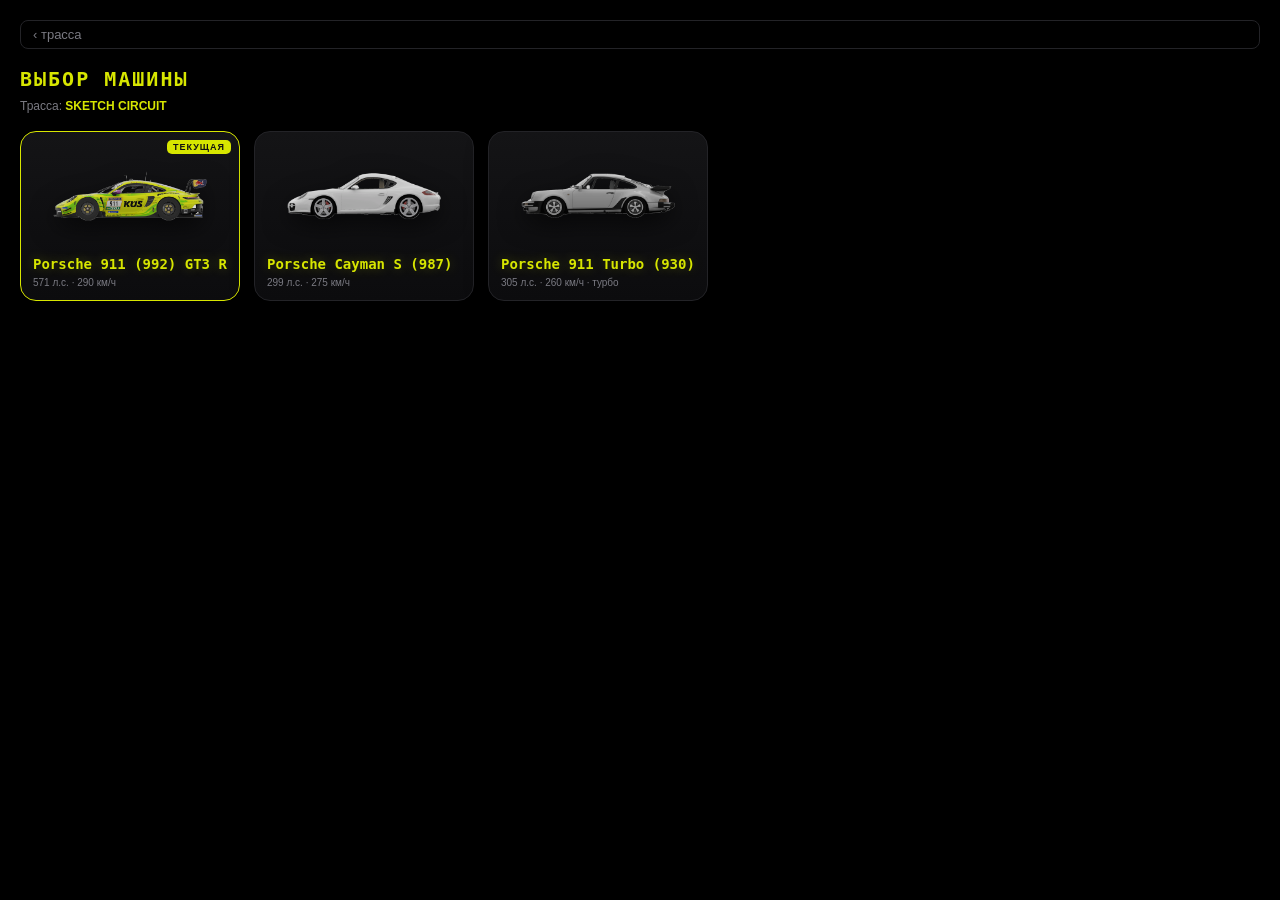
<file: car-select.html>
<!DOCTYPE html>
<html lang="ru">
<head>
<meta charset="UTF-8">
<meta name="viewport" content="width=device-width, initial-scale=1, maximum-scale=1, user-scalable=no, viewport-fit=cover">
<meta name="theme-color" content="#0a0a0c">
<title>GT3 RACER — Выбор машины</title>
<link rel="stylesheet" href="menu.css">
<style>
  #pageRoot{display:flex;flex-direction:column;}
  #carGrid{display:flex;gap:14px;flex-wrap:wrap;margin-top:4px;}
  .carTile{position:relative;overflow:hidden;border-radius:16px;border:1px solid var(--panel-edge);
    background:linear-gradient(180deg,#141416,#0c0c0e);text-decoration:none;color:var(--text);
    width:220px;height:170px;display:flex;flex-direction:column;justify-content:flex-end;padding:12px;
    box-shadow:0 8px 22px rgba(0,0,0,.45);transition:transform .12s ease, filter .12s ease;}
  .carTile:active{transform:scale(0.97);filter:brightness(1.08);}
  .carTile img{position:absolute;left:50%;top:38%;transform:translate(-50%,-50%);
    max-width:70%;max-height:60%;object-fit:contain;filter:drop-shadow(0 8px 12px rgba(0,0,0,.6));}
  .carTile .info{position:relative;z-index:2;}
  .carTile .cName{font-family:"SF Mono","Consolas",monospace;font-weight:800;font-size:14px;
    color:var(--grello);text-shadow:0 0 12px rgba(215,230,0,.3);line-height:1.3;}
  .carTile .cMeta{font-size:10px;color:var(--text-dim);margin-top:4px;}
  .carTile.current{border-color:var(--grello);}
  .currentBadge{position:absolute;top:8px;right:8px;z-index:2;font-size:9px;letter-spacing:1px;
    color:#111;background:var(--grello);border-radius:5px;padding:2px 6px;font-weight:700;}
  #chosenTrackLine{font-size:12px;color:var(--text-dim);margin:-10px 0 14px;}
  #chosenTrackLine b{color:var(--grello);}
</style>
</head>
<body class="pageFade">
<div id="pageRoot">
  <a href="track-select.html" class="backLink" data-nav>‹ трасса</a>
  <h1>ВЫБОР МАШИНЫ</h1>
  <div class="tMetaLine" id="chosenTrackLine"></div>
  <div id="carGrid"></div>
</div>
<script src="track.js"></script>
<script src="cars.js"></script>
<script src="car-select.js"></script>
<script src="menu-nav.js"></script>
<script src="transitions.js"></script>
</body>
</html>
</file>
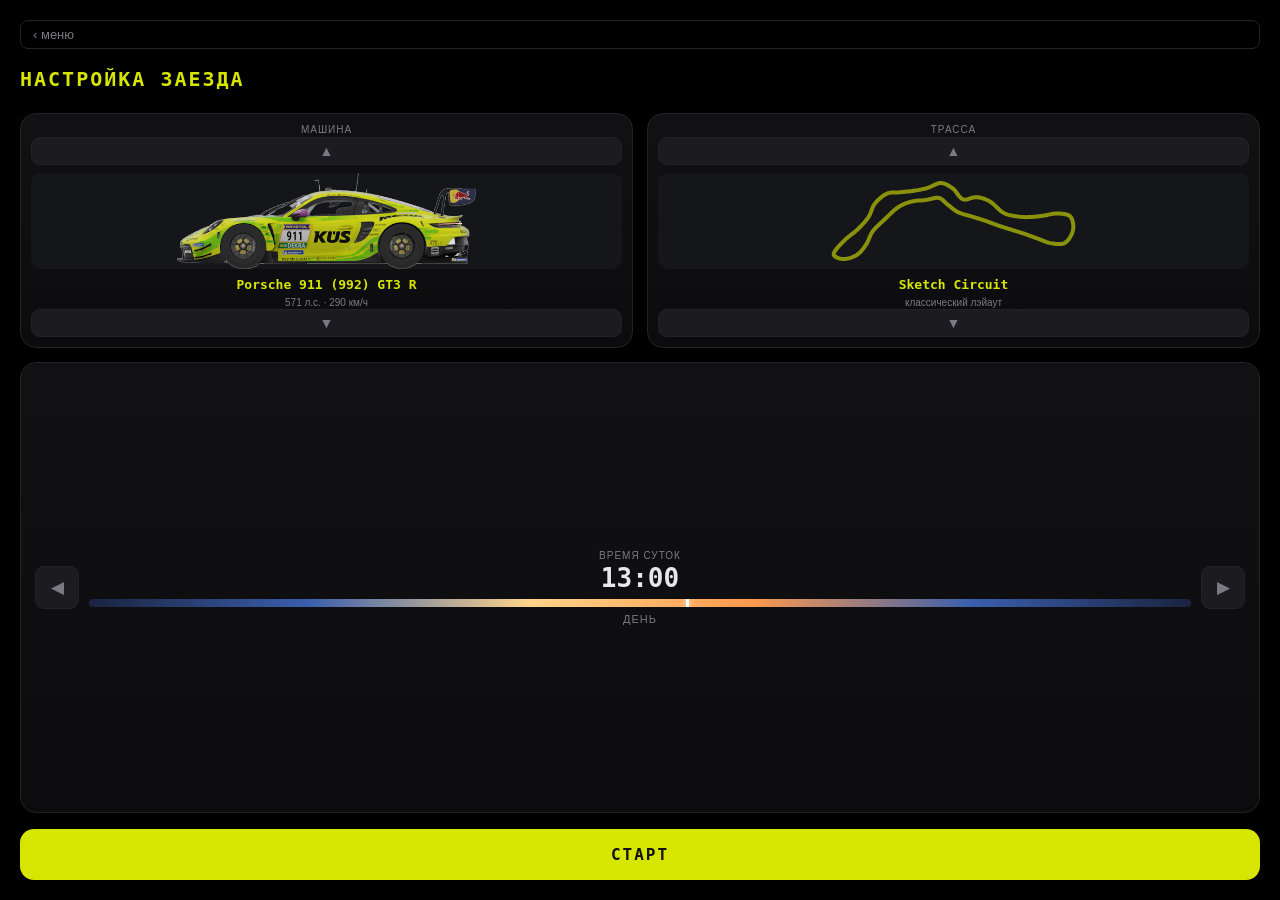
<file: drive-setup.html>
<!DOCTYPE html>
<html lang="ru">
<head>
<meta charset="UTF-8">
<meta name="viewport" content="width=device-width, initial-scale=1, maximum-scale=1, user-scalable=no, viewport-fit=cover">
<meta name="theme-color" content="#0a0a0c">
<title>GT3 RACER — Настройка заезда</title>
<link rel="stylesheet" href="menu.css">
<style>
  #pageRoot{display:flex;flex-direction:column;height:100%;}
  #setupGrid{display:flex;gap:14px;margin-top:4px;}
  .setupCard{position:relative;flex:1;background:linear-gradient(180deg,var(--panel),#0c0c0e);
    border:1px solid var(--panel-edge);border-radius:16px;padding:10px;
    display:flex;flex-direction:column;align-items:center;text-align:center;}
  .cycleBtn{pointer-events:auto;background:#1c1c20;border:1px solid var(--panel-edge);
    color:var(--text-dim);border-radius:9px;font-size:14px;line-height:1;
    width:100%;padding:6px 0;}
  .cycleBtn:active{color:var(--grello);border-color:var(--grello);}
  .setupThumbWrap{position:relative;width:100%;height:96px;margin:8px 0;
    border-radius:10px;overflow:hidden;background:#15161a;}
  .setupThumbWrap canvas, .setupThumbWrap img{position:absolute;inset:0;width:100%;height:100%;object-fit:contain;}
  .setupName{font-family:"SF Mono","Consolas",monospace;font-weight:800;font-size:13px;
    color:var(--grello);line-height:1.3;}
  .setupMeta{font-size:10px;color:var(--text-dim);margin-top:3px;min-height:12px;}
  .setupLabel{font-size:10px;letter-spacing:1px;color:var(--text-dim);margin-bottom:2px;}

  #timeCard{margin-top:14px;flex-direction:row;align-items:center;gap:10px;padding:12px 14px;}
  #timeCard .cycleBtn{width:44px;flex-shrink:0;padding:12px 0;font-size:17px;}
  #timeDisplay{flex:1;}
  #timeBig{font-family:"SF Mono","Consolas",monospace;font-weight:800;font-size:26px;color:var(--text);}
  #timeSkyPreview{height:8px;border-radius:4px;margin:6px 0;
    background:linear-gradient(90deg,#1a2340,#3a5fae,#ffd58a,#ff9a4d,#3a5fae,#1a2340);
    position:relative;overflow:hidden;}
  #timeSkyMarker{position:absolute;top:-2px;width:3px;height:12px;background:#fff;border-radius:2px;
    box-shadow:0 0 6px rgba(255,255,255,.8);}
  #timeLabel{font-size:11px;color:var(--text-dim);letter-spacing:1px;}

  #startBtn{display:block;margin-top:16px;padding:16px;text-align:center;text-decoration:none;
    background:var(--grello);color:#111;font-family:"SF Mono","Consolas",monospace;font-weight:800;
    font-size:16px;letter-spacing:2px;border-radius:14px;}
  #startBtn:active{filter:brightness(1.1);}
</style>
</head>
<body class="pageFade">
<div id="pageRoot">
  <a href="index.html" class="backLink" data-nav>‹ меню</a>
  <h1>НАСТРОЙКА ЗАЕЗДА</h1>

  <div id="setupGrid">
    <div class="setupCard" id="carCard">
      <div class="setupLabel">МАШИНА</div>
      <button class="cycleBtn" id="carPrev" data-nav>▲</button>
      <div class="setupThumbWrap"><img id="carPhoto" alt=""></div>
      <div class="setupName" id="carName">—</div>
      <div class="setupMeta" id="carMeta">—</div>
      <button class="cycleBtn" id="carNext" data-nav>▼</button>
    </div>

    <div class="setupCard" id="trackCard">
      <div class="setupLabel">ТРАССА</div>
      <button class="cycleBtn" id="trackPrev" data-nav>▲</button>
      <div class="setupThumbWrap"><canvas id="trackThumb"></canvas></div>
      <div class="setupName" id="trackName">—</div>
      <div class="setupMeta" id="trackMeta">—</div>
      <button class="cycleBtn" id="trackNext" data-nav>▼</button>
    </div>
  </div>

  <div class="setupCard" id="timeCard">
    <button class="cycleBtn" id="timePrev" data-nav>◀</button>
    <div id="timeDisplay">
      <div class="setupLabel">ВРЕМЯ СУТОК</div>
      <div id="timeBig">13:00</div>
      <div id="timeSkyPreview"><div id="timeSkyMarker"></div></div>
      <div id="timeLabel">ДЕНЬ</div>
    </div>
    <button class="cycleBtn" id="timeNext" data-nav>▶</button>
  </div>

  <a href="#" id="startBtn" data-nav>СТАРТ</a>
</div>
<script src="daynight.js"></script>
<script src="track.js"></script>
<script src="cars.js"></script>
<script src="drive-setup.js"></script>
<script src="menu-nav.js"></script>
<script src="transitions.js"></script>
</body>
</html>
</file>
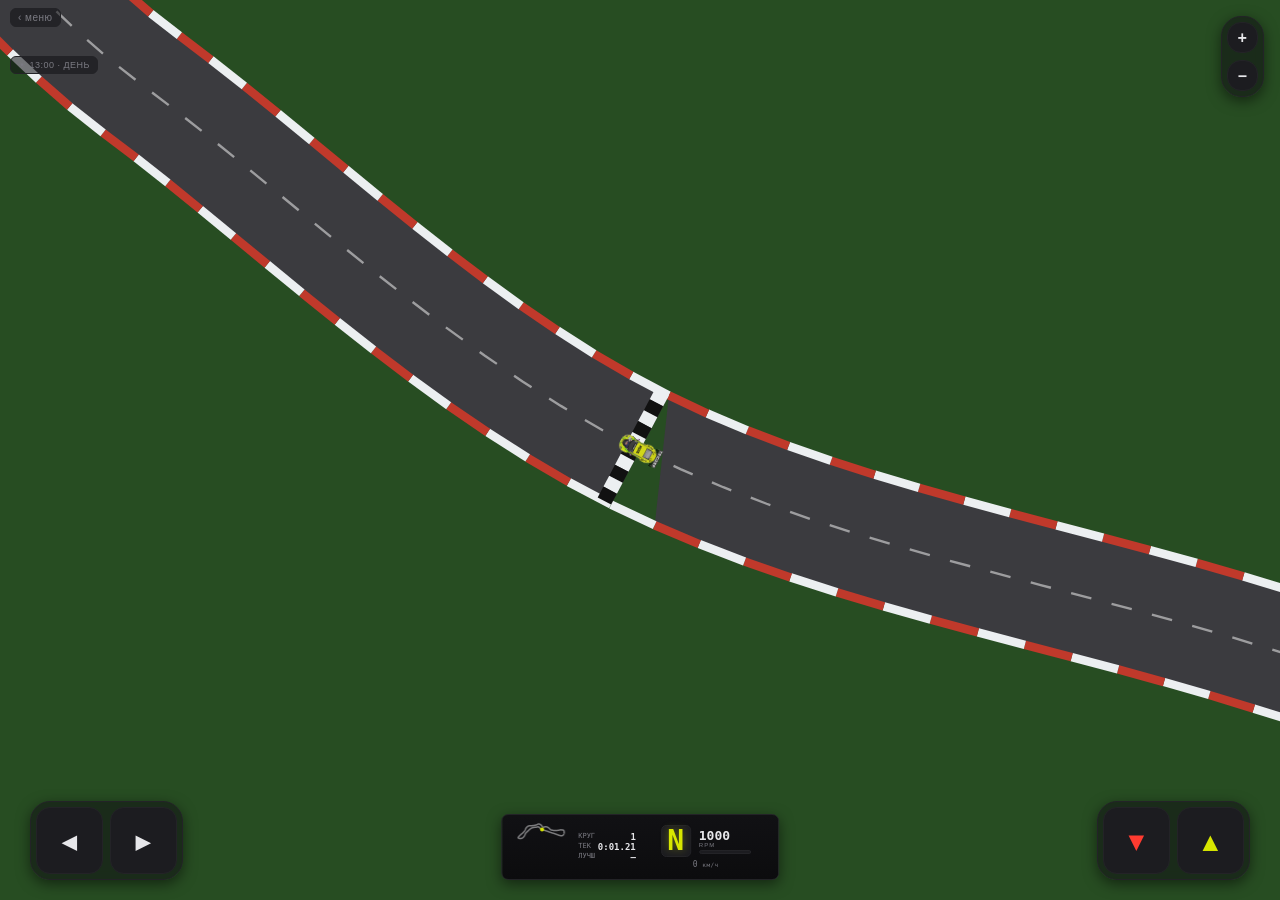
<file: race.html>
<!DOCTYPE html>
<html lang="ru">
<head>
<meta charset="UTF-8">
<meta name="viewport" content="width=device-width, initial-scale=1, maximum-scale=1, user-scalable=no, viewport-fit=cover">
<meta name="mobile-web-app-capable" content="yes">
<meta name="apple-mobile-web-app-capable" content="yes">
<meta name="apple-mobile-web-app-status-bar-style" content="black-translucent">
<meta name="apple-mobile-web-app-title" content="GT3 Racer">
<meta name="theme-color" content="#0a0a0c">
<link rel="manifest" href="manifest.json">
<link rel="apple-touch-icon" href="icons/icon-180.png">
<link rel="icon" href="icons/icon-192.png">
<title>GT3 RACER — Porsche 992 GT3 R Test</title>
<link rel="stylesheet" href="style.css">
</head>
<body class="pageFade">

<div id="loadingScreen">
  <div id="loadingPct">0%</div>
  <div id="loadingBarWrap"><div id="loadingBarFill"></div></div>
  <div id="loadingLabel">ЗАГРУЗКА...</div>
</div>

<canvas id="game"></canvas>

<a href="index.html" class="hud" id="backToMenu">‹ меню</a>

<div class="hud" id="padIndicator">🎮</div>
<div class="hud" id="timeIndicator"></div>

<!-- Подсказка повернуть телефон - игра рассчитана на альбомную ориентацию -->
<div id="rotateHint">
  <div class="rotateIcon">⟳</div>
  Поверните телефон горизонтально
</div>

<!-- Низ по центру: карта + время круга + передача/обороты/скорость - всё в одной панели -->
<div class="hud panel" id="bottomHud">
  <canvas id="minimap" width="54" height="54"></canvas>
  <div id="timing">
    <div class="row">КРУГ <b id="lapCount">1</b></div>
    <div class="row">ТЕК <b id="curLap">0:00.00</b></div>
    <div class="row">ЛУЧШ <b id="bestLap">—</b></div>
  </div>
  <div id="clusterGroup">
    <div id="clusterTop">
      <div id="gearBig">1</div>
      <div id="rpmBlock">
        <div id="rpmNum">1000</div>
        <div id="rpmLabel">RPM</div>
        <div id="rpmBar"><div id="rpmFill"></div></div>
      </div>
    </div>
    <div id="speedSmall">0<span> км/ч</span></div>
  </div>
</div>

<div class="hud" id="offtrack">СХОД С ТРАССЫ</div>
<div class="hud" id="pitWarn">ПРЕВЫШЕНИЕ СКОРОСТИ НА ПИТЛЕЙН</div>

<!-- Верх-право: зум -->
<div class="hud panel ctrlPanel" id="zoomCtrl">
  <button id="zoomIn" class="ctrlBtn">+</button>
  <button id="zoomOut" class="ctrlBtn">−</button>
</div>

<!-- Низ-лево: руль -->
<div class="hud panel ctrlPanel" id="steerCtrl">
  <button id="steerLeft" class="ctrlBtn big">◀</button>
  <button id="steerRight" class="ctrlBtn big">▶</button>
</div>

<!-- Низ-право: газ/тормоз -->
<div class="hud panel ctrlPanel" id="pedalCtrl">
  <button id="brakeBtn" class="ctrlBtn big warnBtn">▼</button>
  <button id="gasBtn" class="ctrlBtn big gasBtn">▲</button>
</div>

<script src="loading.js"></script>
<script src="daynight.js"></script>
<script src="track.js"></script>
<script src="cars.js"></script>
<script src="car.js"></script>
<script src="render.js"></script>
<script src="main.js"></script>
<script src="transitions.js"></script>
</body>
</html>
</file>
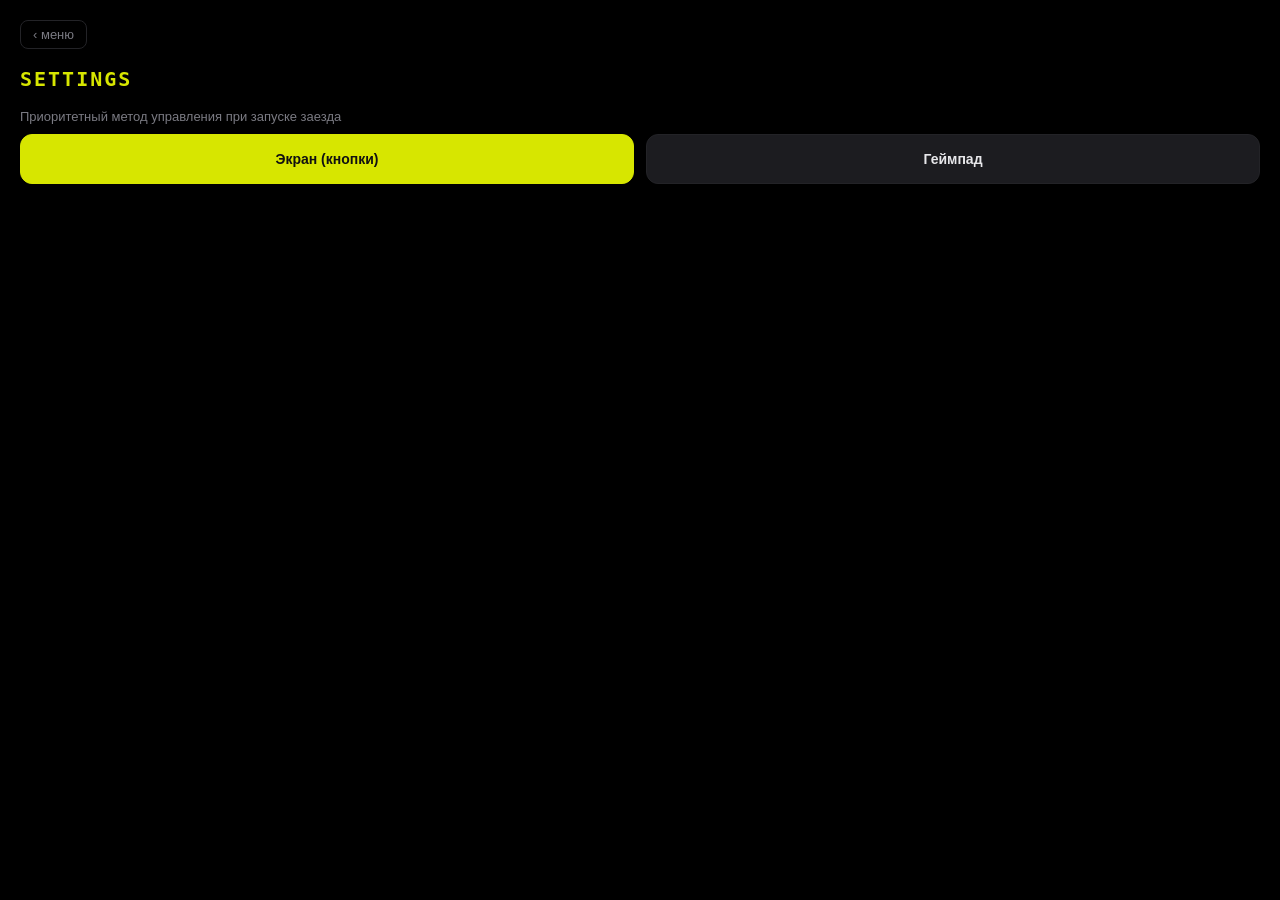
<file: settings.html>
<!DOCTYPE html>
<html lang="ru">
<head>
<meta charset="UTF-8">
<meta name="viewport" content="width=device-width, initial-scale=1, maximum-scale=1, user-scalable=no, viewport-fit=cover">
<meta name="theme-color" content="#0a0a0c">
<title>GT3 RACER — Настройки</title>
<link rel="stylesheet" href="menu.css">
</head>
<body class="pageFade">
<div id="pageRoot">
  <a href="index.html" class="backLink" data-nav>‹ меню</a>
  <h1>SETTINGS</h1>

  <div class="settingBlock">
    <div class="settingLabel">Приоритетный метод управления при запуске заезда</div>
    <div class="optionRow">
      <button class="optBtn" data-pref="touch" data-nav>Экран (кнопки)</button>
      <button class="optBtn" data-pref="gamepad" data-nav>Геймпад</button>
    </div>
  </div>
</div>
<script src="settings.js"></script>
<script src="menu-nav.js"></script>
<script src="transitions.js"></script>
</body>
</html>
</file>
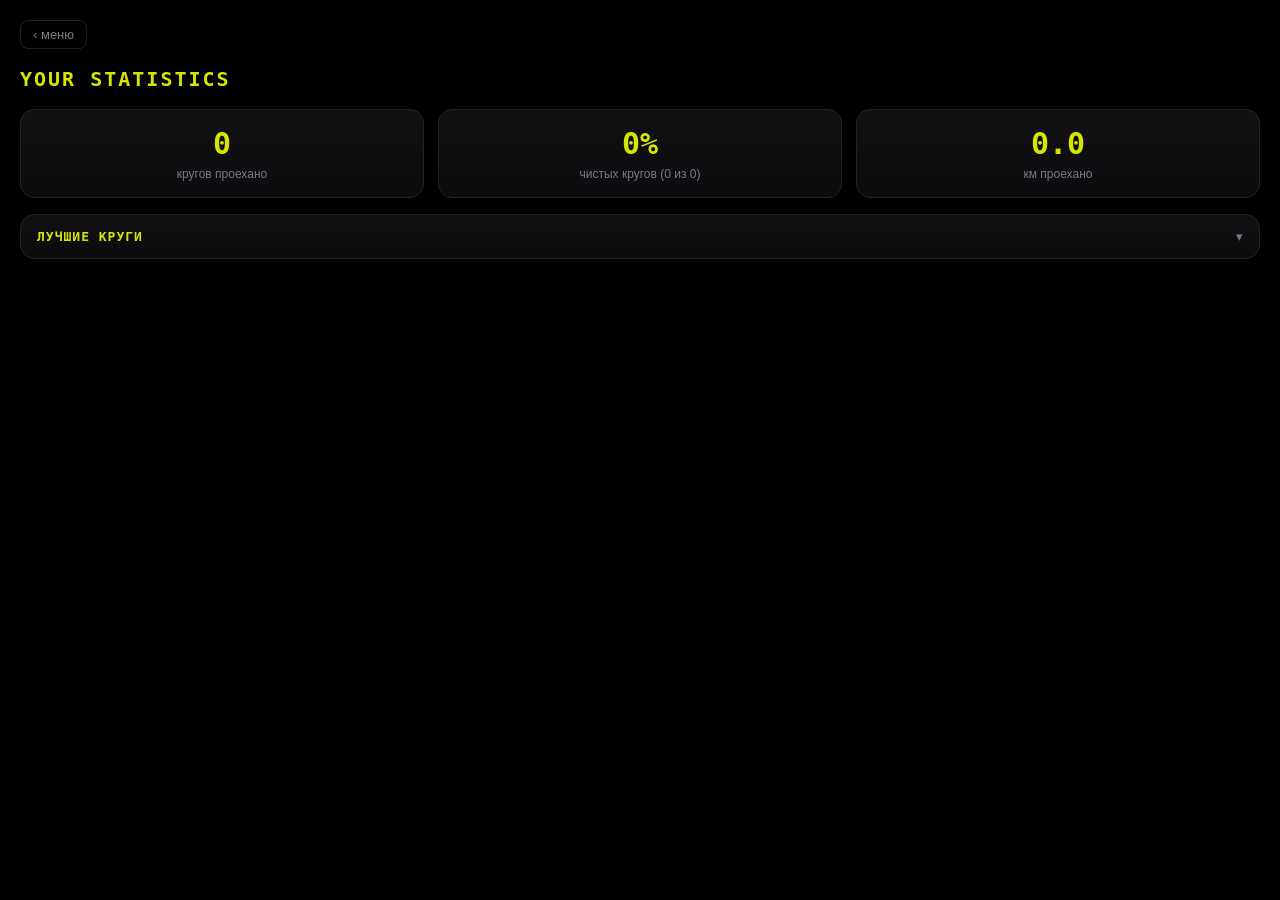
<file: stats.html>
<!DOCTYPE html>
<html lang="ru">
<head>
<meta charset="UTF-8">
<meta name="viewport" content="width=device-width, initial-scale=1, maximum-scale=1, user-scalable=no, viewport-fit=cover">
<meta name="theme-color" content="#0a0a0c">
<title>GT3 RACER — Статистика</title>
<link rel="stylesheet" href="menu.css">
<style>
  #bestLapsTab{margin-top:16px;border:1px solid var(--panel-edge);border-radius:14px;
    background:linear-gradient(180deg,var(--panel),#0c0c0e);overflow:hidden;}
  #bestLapsHead{display:flex;align-items:center;justify-content:space-between;
    padding:14px 16px;cursor:pointer;pointer-events:auto;border-radius:14px 14px 0 0;}
  #bestLapsHead .t{font-family:"SF Mono","Consolas",monospace;font-weight:800;
    font-size:13px;letter-spacing:1px;color:var(--grello);}
  #bestLapsHead .chev{color:var(--text-dim);transition:transform .25s ease;font-size:13px;}
  #bestLapsHead.open .chev{transform:rotate(180deg);}
  #bestLapsBody{max-height:0;overflow:hidden;transition:max-height .35s ease;}
  #bestLapsBody.open{max-height:1000px;}
  #bestLapsBody .inner{padding:0 16px 16px;}
  .trackGroup{margin-top:14px;}
  .trackGroup:first-child{margin-top:0;}
  .trackGroupName{font-size:11px;letter-spacing:1px;color:var(--text-dim);margin-bottom:6px;}
  .lapRow{display:flex;justify-content:space-between;align-items:center;
    padding:8px 10px;background:#1c1c20;border:1px solid var(--panel-edge);
    border-radius:8px;margin-bottom:6px;font-size:12px;}
  .lapRow .carName{color:var(--text);}
  .lapRow .lapTime{font-family:"SF Mono","Consolas",monospace;font-weight:700;color:var(--grello);}
  #bestLapsEmpty{font-size:12px;color:var(--text-dim);}
</style>
</head>
<body class="pageFade">
<div id="pageRoot">
  <a href="index.html" class="backLink" data-nav>‹ меню</a>
  <h1>YOUR STATISTICS</h1>
  <div class="statGrid">
    <div class="statCard">
      <div class="statVal" id="statLaps">0</div>
      <div class="statLbl">кругов проехано</div>
    </div>
    <div class="statCard">
      <div class="statVal" id="statClean">0%</div>
      <div class="statLbl">чистых кругов (без нарушений лимитов)</div>
    </div>
    <div class="statCard">
      <div class="statVal" id="statKm">0.0</div>
      <div class="statLbl">км проехано</div>
    </div>
  </div>

  <div id="bestLapsTab">
    <div id="bestLapsHead" data-nav>
      <span class="t">ЛУЧШИЕ КРУГИ</span>
      <span class="chev">▾</span>
    </div>
    <div id="bestLapsBody"><div class="inner" id="bestLapsInner"></div></div>
  </div>
</div>
<script src="track.js"></script>
<script src="cars.js"></script>
<script src="stats.js"></script>
<script src="menu-nav.js"></script>
<script src="transitions.js"></script>
</body>
</html>
</file>
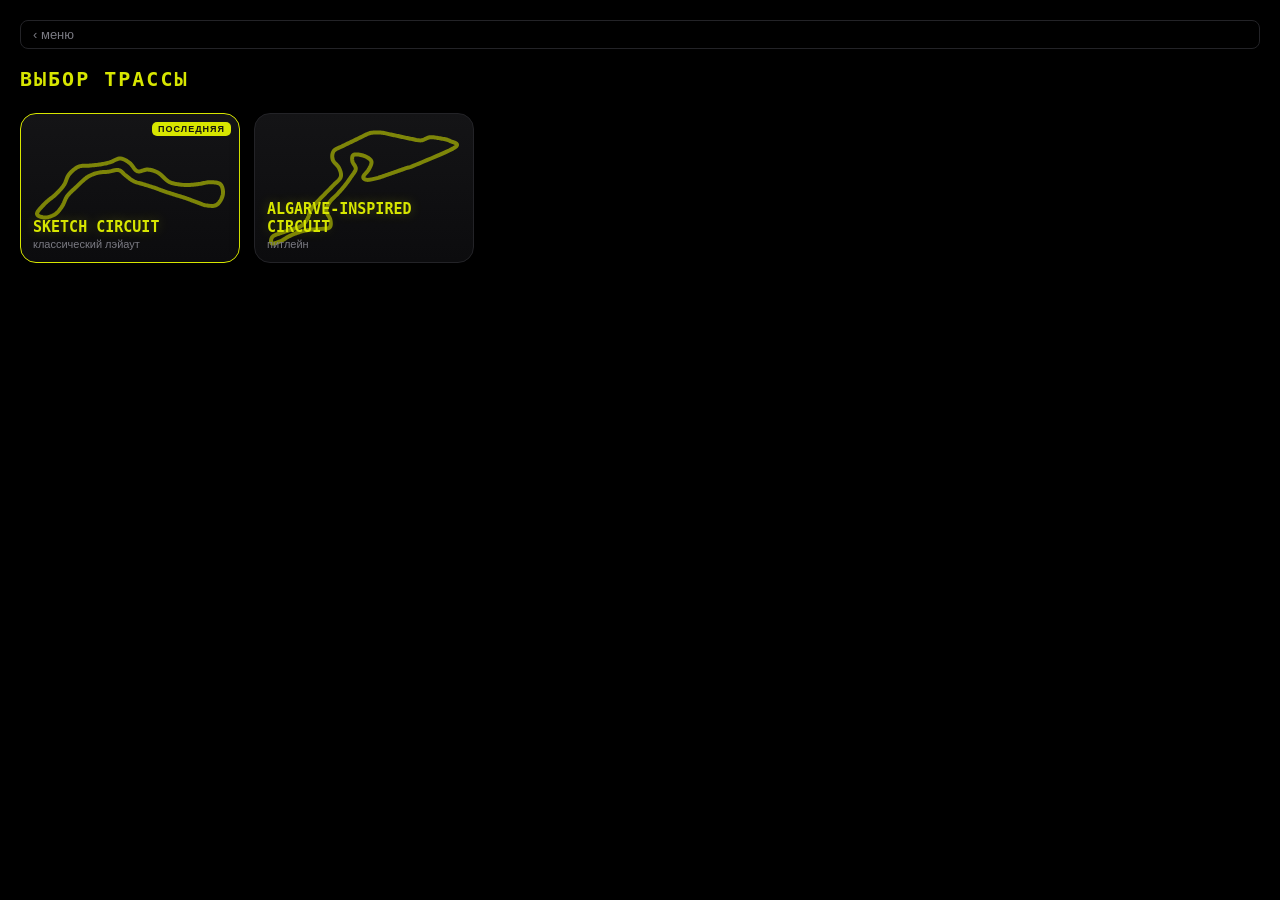
<file: track-select.html>
<!DOCTYPE html>
<html lang="ru">
<head>
<meta charset="UTF-8">
<meta name="viewport" content="width=device-width, initial-scale=1, maximum-scale=1, user-scalable=no, viewport-fit=cover">
<meta name="theme-color" content="#0a0a0c">
<title>GT3 RACER — Выбор трассы</title>
<link rel="stylesheet" href="menu.css">
<style>
  #pageRoot{display:flex;flex-direction:column;}
  #trackGrid{display:flex;gap:14px;flex-wrap:wrap;margin-top:4px;}
  .trackTile{position:relative;overflow:hidden;border-radius:16px;border:1px solid var(--panel-edge);
    background:linear-gradient(180deg,#141416,#0c0c0e);text-decoration:none;color:var(--text);
    width:220px;height:150px;display:flex;align-items:flex-end;padding:12px;
    box-shadow:0 8px 22px rgba(0,0,0,.45);transition:transform .12s ease, filter .12s ease;}
  .trackTile:active{transform:scale(0.97);filter:brightness(1.08);}
  .trackTile canvas{position:absolute;inset:0;width:100%;height:100%;}
  .trackTile .info{position:relative;z-index:2;}
  .trackTile .tName{font-family:"SF Mono","Consolas",monospace;font-weight:800;font-size:15px;
    color:var(--grello);text-shadow:0 0 12px rgba(215,230,0,.3);}
  .trackTile .tMeta{font-size:11px;color:var(--text-dim);margin-top:2px;}
  .trackTile.current{border-color:var(--grello);}
  .currentBadge{position:absolute;top:8px;right:8px;z-index:2;font-size:9px;letter-spacing:1px;
    color:#111;background:var(--grello);border-radius:5px;padding:2px 6px;font-weight:700;}
</style>
</head>
<body class="pageFade">
<div id="pageRoot">
  <a href="index.html" class="backLink" data-nav>‹ меню</a>
  <h1>ВЫБОР ТРАССЫ</h1>
  <div id="trackGrid"></div>
</div>
<script src="track.js"></script>
<script src="track-select.js"></script>
<script src="menu-nav.js"></script>
<script src="transitions.js"></script>
</body>
</html>
</file>
<file: menu.css>
:root{
  --bg:#0a0a0c;
  --panel:#111114;
  --panel-edge:#232327;
  --grello:#d7e600;
  --grello-dim:#7d8600;
  --warn:#ff3b30;
  --text:#e7e7ea;
  --text-dim:#7a7a82;
  --safe-t: env(safe-area-inset-top, 0px);
  --safe-b: env(safe-area-inset-bottom, 0px);
  --safe-l: env(safe-area-inset-left, 0px);
  --safe-r: env(safe-area-inset-right, 0px);
}
*{box-sizing:border-box;-webkit-tap-highlight-color:transparent;}
html,body{margin:0;padding:0;height:100%;width:100%;background:#000;overflow:hidden;
  font-family:-apple-system,"SF Pro Text",Arial,sans-serif;-webkit-user-select:none;user-select:none;}

/* ---- Плавный переход между страницами меню ---- */
body.pageFade{opacity:0;transition:opacity .18s ease;}
body.pageFade.pageIn{opacity:1;}
body.pageFade.pageOut{opacity:0;}

/* ---- Главное меню ---- */
#menuRoot{display:flex;gap:14px;height:100%;
  padding:calc(14px + var(--safe-t)) calc(14px + var(--safe-r)) calc(14px + var(--safe-b)) calc(14px + var(--safe-l));}
.tile-col{display:flex;flex-direction:column;gap:14px;flex:1;min-width:0;}

.tile{position:relative;overflow:hidden;border-radius:20px;border:1px solid var(--panel-edge);
  background:linear-gradient(180deg,#141416,#0c0c0e);text-decoration:none;color:var(--text);
  display:flex;align-items:flex-start;padding:18px;box-shadow:0 10px 30px rgba(0,0,0,.5);
  transition:transform .12s ease, filter .12s ease;}
.tile:active{transform:scale(0.97);filter:brightness(1.08);}
.tile-drive{flex:1.35;}
.tile-stats, .tile-settings{flex:1;}

.tileMainLink{position:absolute;inset:0;z-index:1;border-radius:20px;}
.changeTrackBtn{position:absolute;top:10px;right:10px;z-index:3;
  width:30px;height:30px;display:flex;align-items:center;justify-content:center;
  font-size:15px;line-height:1;background:rgba(17,17,20,.75);
  border:1px solid var(--panel-edge);border-radius:50%;color:var(--text-dim);
  text-decoration:none;}
.changeTrackBtn:active{color:var(--grello);border-color:var(--grello);}
.changeCarBtn{right:auto;left:10px;}

#trackBgImg{position:absolute;inset:0;width:100%;height:100%;object-fit:cover;
  opacity:.5;filter:brightness(.5) saturate(.7);}
#driveThumb{position:absolute;inset:0;width:100%;height:100%;}
/* Фото машины - маленькое, вплотную в углу плитки (не перекрывает надписи наверху) */
#driveCarImg{position:absolute;right:0;bottom:0;left:auto;top:auto;
  max-width:46%;max-height:50%;object-fit:contain;
  filter:drop-shadow(0 10px 14px rgba(0,0,0,.6));opacity:.96;}

.tileLabel{position:relative;z-index:2;pointer-events:none;}
.tileTitle{font-family:"SF Mono","Consolas",monospace;font-weight:800;letter-spacing:2px;
  color:var(--grello);text-shadow:0 0 16px rgba(215,230,0,.3);font-size:28px;}
.tile-stats .tileTitle, .tile-settings .tileTitle{font-size:17px;}
.tileSub{font-size:12px;color:var(--text-dim);margin-top:4px;position:relative;z-index:2;}

/* ---- Внутренние страницы (statistics / settings) ---- */
#pageRoot{height:100%;padding:calc(20px + var(--safe-t)) calc(20px + var(--safe-r)) calc(20px + var(--safe-b)) calc(20px + var(--safe-l));
  color:var(--text);overflow-y:auto;}
.backLink{display:inline-block;color:var(--text-dim);text-decoration:none;font-size:13px;
  border:1px solid var(--panel-edge);border-radius:8px;padding:6px 12px;margin-bottom:18px;}
.backLink:active{color:var(--grello);}
#pageRoot h1{font-family:"SF Mono","Consolas",monospace;font-size:20px;letter-spacing:2px;
  color:var(--grello);margin:0 0 18px;}

.statGrid{display:flex;gap:14px;flex-wrap:wrap;}
.statCard{flex:1;min-width:140px;background:linear-gradient(180deg,var(--panel),#0c0c0e);
  border:1px solid var(--panel-edge);border-radius:14px;padding:16px;text-align:center;}
.statVal{font-family:"SF Mono","Consolas",monospace;font-weight:800;font-size:30px;color:var(--grello);}
.statLbl{font-size:12px;color:var(--text-dim);margin-top:6px;}

.settingBlock{margin-bottom:20px;}
.settingLabel{font-size:13px;color:var(--text-dim);margin-bottom:10px;}
.optionRow{display:flex;gap:12px;}
.optBtn{flex:1;pointer-events:auto;font-family:-apple-system,Arial,sans-serif;font-size:14px;font-weight:600;
  color:var(--text);background:#1c1c20;border:1px solid var(--panel-edge);border-radius:12px;padding:16px 10px;}
.optBtn.active{background:var(--grello);color:#111;border-color:var(--grello);}

/* ---- Навигация клавиатурой/геймпадом: белая светящаяся обводка.
   Важно: используем outline, а не box-shadow - box-shadow обрезается
   overflow:hidden у самих плиток (частый CSS-готча), outline - нет. ---- */
.navFocused{
  outline: 3px solid #ffffff;
  outline-offset: 2px;
  box-shadow: inset 0 0 16px 2px rgba(255,255,255,.4);
}
</file>
<file: style.css>
:root{
  --bg:#0a0a0c;
  --panel:#111114;
  --panel-edge:#232327;
  --grello:#d7e600;     /* Manthey "Grello" green-yellow, дух Nordschleife */
  --grello-dim:#7d8600;
  --warn:#ff3b30;
  --text:#e7e7ea;
  --text-dim:#7a7a82;
  --safe-t: env(safe-area-inset-top, 0px);
  --safe-b: env(safe-area-inset-bottom, 0px);
  --safe-l: env(safe-area-inset-left, 0px);
  --safe-r: env(safe-area-inset-right, 0px);
}
*{box-sizing:border-box;-webkit-tap-highlight-color:transparent;}
html,body{margin:0;padding:0;background:#000;overflow:hidden;height:100%;width:100%;
  font-family:-apple-system,"SF Pro Text",Arial,sans-serif;
  touch-action:none;overscroll-behavior:none;-webkit-user-select:none;user-select:none;}
#game{display:block;background:#1c3d1a;touch-action:none;}

/* ---- Плавный переход при возврате в меню ---- */
body.pageFade{opacity:0;transition:opacity .18s ease;}
body.pageFade.pageIn{opacity:1;}
body.pageFade.pageOut{opacity:0;}

/* ---- Экран загрузки ---- */
#loadingScreen{position:fixed;inset:0;z-index:100;background:#0a0a0c;
  display:flex;flex-direction:column;align-items:center;justify-content:center;gap:12px;
  transition:opacity .4s ease;}
#loadingScreen.hide{opacity:0;pointer-events:none;}
#loadingPct{font-family:"SF Mono","Consolas",monospace;font-weight:800;font-size:38px;color:var(--grello);
  text-shadow:0 0 16px rgba(215,230,0,.35);}
#loadingBarWrap{width:160px;height:5px;background:#1c1c20;border:1px solid var(--panel-edge);
  border-radius:3px;overflow:hidden;}
#loadingBarFill{height:100%;width:0%;background:linear-gradient(90deg,var(--grello-dim),var(--grello));
  transition:width .25s ease;}
#loadingLabel{font-size:10px;letter-spacing:2px;color:var(--text-dim);}

.hud{position:fixed;color:var(--text);pointer-events:none;user-select:none;z-index:5;}
.panel{background:linear-gradient(180deg,var(--panel),#0c0c0e);
  border:1px solid var(--panel-edge);border-radius:7px;
  box-shadow:0 4px 14px rgba(0,0,0,.5);}

/* ---- Низ-центр: карта + время круга + передача/обороты/скорость, одной панелью ---- */
#bottomHud{left:50%;bottom:calc(20px + var(--safe-b));transform:translateX(-50%);
  display:flex;align-items:center;gap:10px;padding:5px 12px;}
#minimap{display:block;border-radius:4px;}
#timing .row{font-family:"SF Mono","Consolas",monospace;font-size:7px;color:var(--text-dim);
  display:flex;justify-content:space-between;gap:7px;margin:0;white-space:nowrap;}
#timing .row b{color:var(--text);font-size:9px;font-weight:700;}
#lapCount{color:var(--grello);}

#clusterGroup{text-align:center;min-width:120px;}
#clusterTop{display:flex;align-items:center;justify-content:center;gap:8px;}
#gearBig{font-family:"SF Mono","Consolas",monospace;font-weight:800;font-size:28px;
  color:var(--grello);line-height:1;text-shadow:0 0 9px rgba(215,230,0,.35);
  background:#1c1c20;border:1px solid var(--panel-edge);border-radius:5px;
  min-width:30px;padding:1px 4px;}
#rpmBlock{display:flex;flex-direction:column;align-items:flex-start;min-width:52px;}
#rpmNum{font-family:"SF Mono","Consolas",monospace;font-weight:800;font-size:13px;color:var(--text);line-height:1;}
#rpmLabel{font-size:6px;color:var(--text-dim);letter-spacing:1px;margin-bottom:2px;}
#rpmBar{width:52px;height:4px;border-radius:2px;background:#1c1c20;border:1px solid var(--panel-edge);overflow:hidden;}
#rpmFill{height:100%;width:0%;background:linear-gradient(90deg,var(--grello-dim),var(--grello));transition:width .06s linear;}
#speedSmall{margin-top:3px;font-family:"SF Mono","Consolas",monospace;font-size:8px;color:var(--text-dim);letter-spacing:.5px;}
#speedSmall span{font-size:6px;}

/* ---- Off-track flag ---- */
#offtrack{left:50%;top:calc(10px + var(--safe-t));transform:translateX(-50%);
  background:rgba(255,59,48,.12);border:1px solid var(--warn);color:var(--warn);
  font-weight:700;letter-spacing:1px;font-size:7px;padding:3px 8px;border-radius:5px;
  opacity:0;transition:opacity .15s;}

#pitWarn{left:50%;top:calc(28px + var(--safe-t));transform:translateX(-50%);
  background:rgba(255,59,48,.12);border:1px solid var(--warn);color:var(--warn);
  font-weight:700;letter-spacing:1px;font-size:7px;padding:3px 8px;border-radius:5px;
  opacity:0;transition:opacity .15s;}

/* ---- Тач-контролы ---- */
.ctrlPanel{display:flex;gap:7px;padding:5px;background:rgba(17,17,20,.55);
  border:1px solid var(--panel-edge);backdrop-filter:blur(4px);border-radius:20px;
  transition:opacity .35s ease;}
.ctrlPanel.faded{opacity:0;pointer-events:none;}
.ctrlPanel.faded .ctrlBtn{pointer-events:none;}
.ctrlBtn{pointer-events:auto;touch-action:none;-webkit-user-select:none;user-select:none;
  border:1px solid var(--panel-edge);border-radius:14px;background:#1c1c20;color:var(--text);
  font-family:"SF Mono","Consolas",monospace;font-weight:800;font-size:14px;letter-spacing:.5px;
  display:flex;align-items:center;justify-content:center;-webkit-tap-highlight-color:transparent;}
.ctrlBtn.big{width:67px;height:67px;font-size:26px;}
.ctrlBtn:active{background:var(--grello-dim);color:#111;}
.gasBtn{color:var(--grello);}
.gasBtn:active{background:var(--grello);color:#111;}
.warnBtn{color:var(--warn);}
.warnBtn:active{background:var(--warn);color:#111;}

#zoomCtrl{right:calc(16px + var(--safe-r));top:calc(16px + var(--safe-t));flex-direction:column;}
#zoomCtrl .ctrlBtn{width:31px;height:31px;font-size:15px;}

#padIndicator{left:calc(10px + var(--safe-l));top:calc(34px + var(--safe-t));
  font-size:16px;opacity:0;transition:opacity .3s;}

#timeIndicator{left:calc(10px + var(--safe-l));top:calc(56px + var(--safe-t));
  font-size:9px;color:var(--text-dim);letter-spacing:.5px;
  background:rgba(17,17,20,.55);border:1px solid var(--panel-edge);border-radius:6px;
  padding:3px 7px;}

#backToMenu{left:calc(10px + var(--safe-l));top:calc(8px + var(--safe-t));
  font-size:10px;color:var(--text-dim);text-decoration:none;pointer-events:auto;
  background:rgba(17,17,20,.55);border:1px solid var(--panel-edge);border-radius:6px;
  padding:3px 7px;letter-spacing:.5px;}
#backToMenu:active{color:var(--grello);}

#steerCtrl{left:calc(30px + var(--safe-l));bottom:calc(20px + var(--safe-b));}
#pedalCtrl{right:calc(30px + var(--safe-r));bottom:calc(20px + var(--safe-b));}

/* ---- Подсказка "поверни телефон" ---- */
#rotateHint{display:none;position:fixed;inset:0;z-index:50;background:#0a0a0c;color:var(--text);
  flex-direction:column;align-items:center;justify-content:center;gap:7px;font-size:8px;text-align:center;}
.rotateIcon{font-size:23px;color:var(--grello);}
@media (orientation: portrait){
  #rotateHint{display:flex;}
}
</file>
